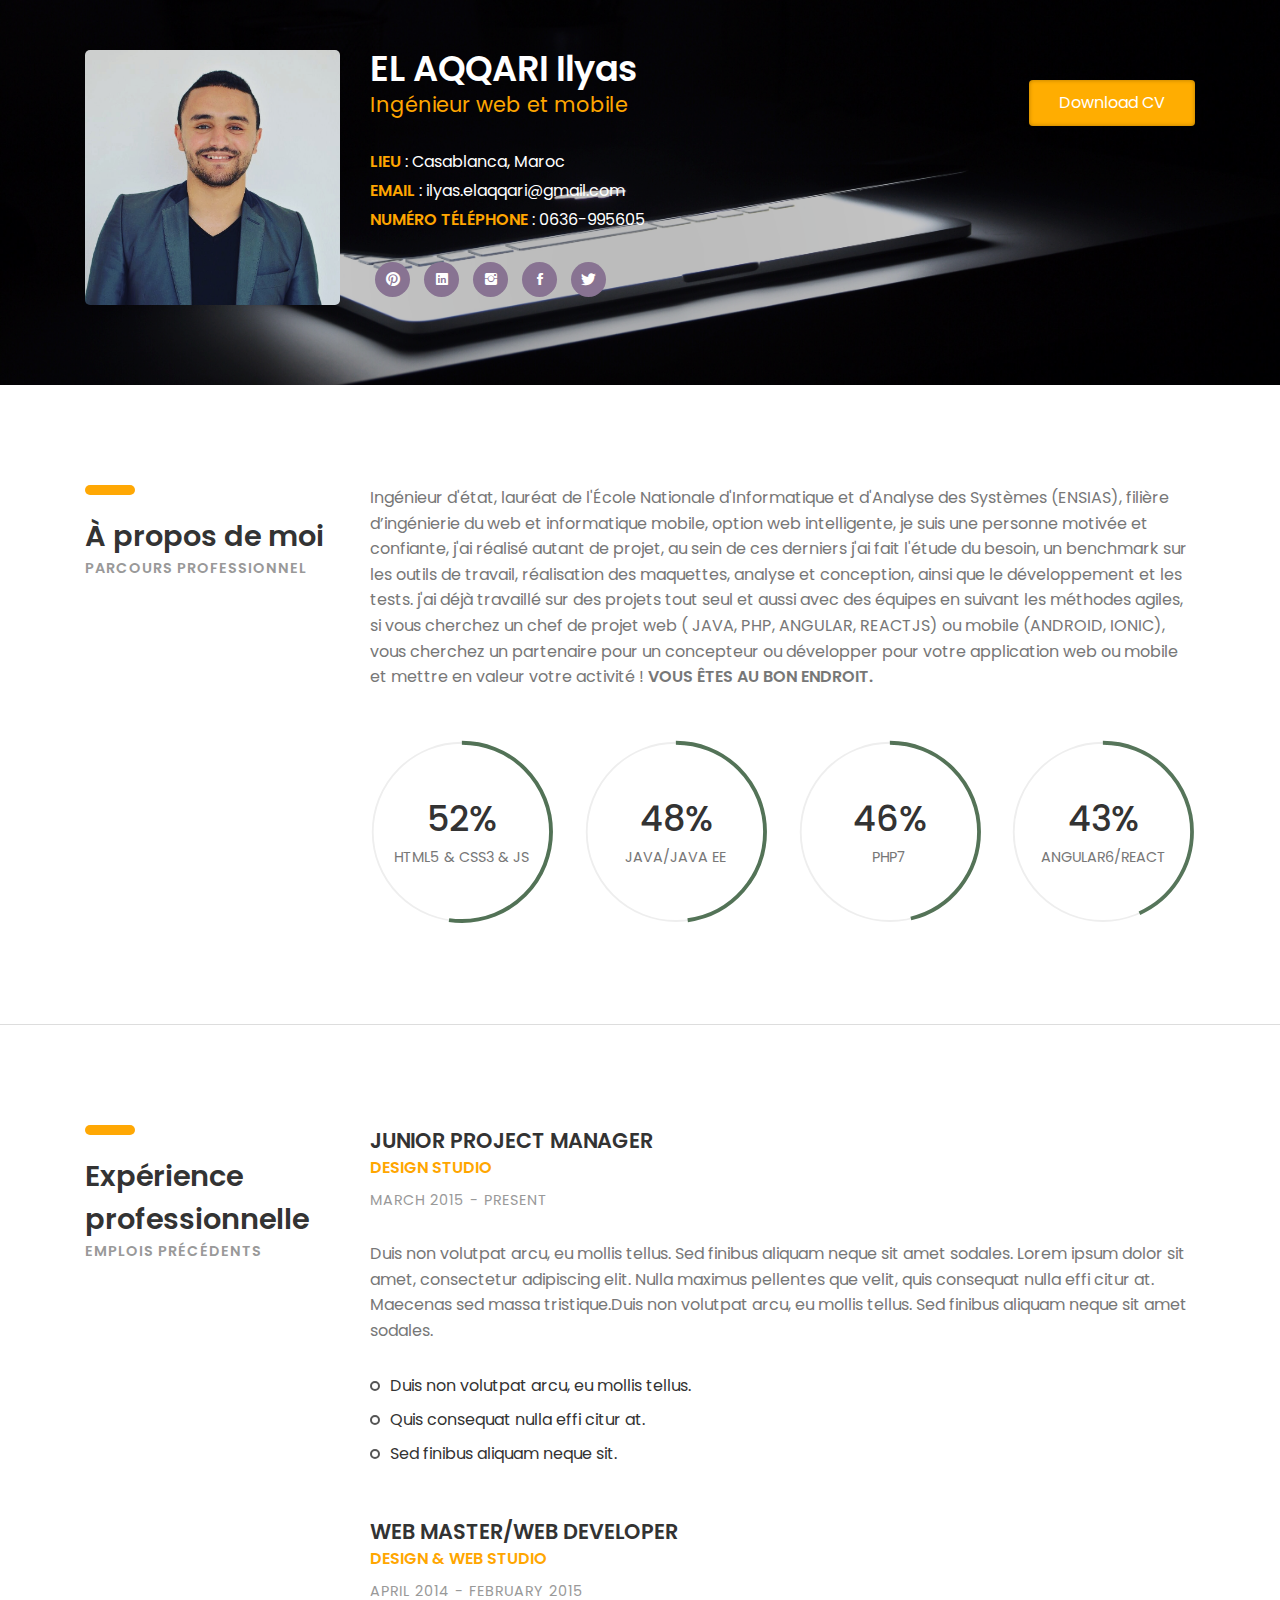
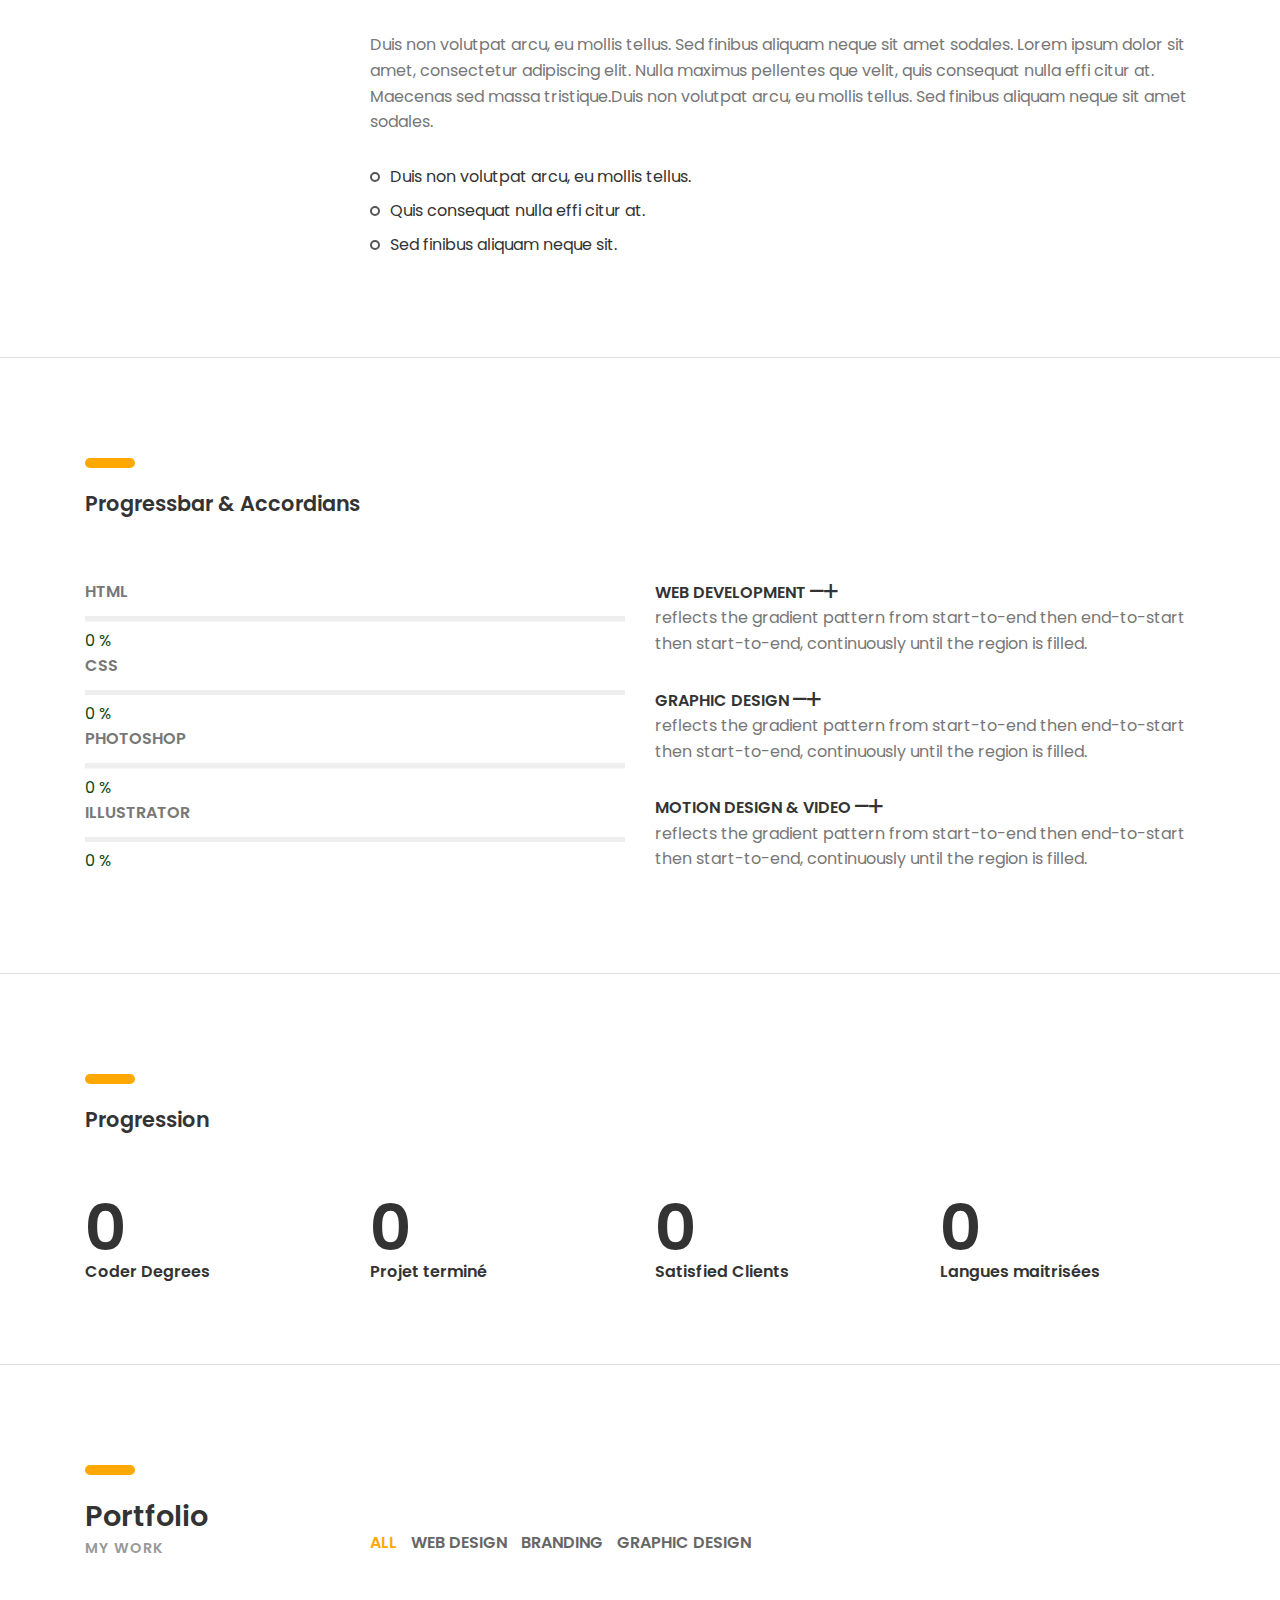
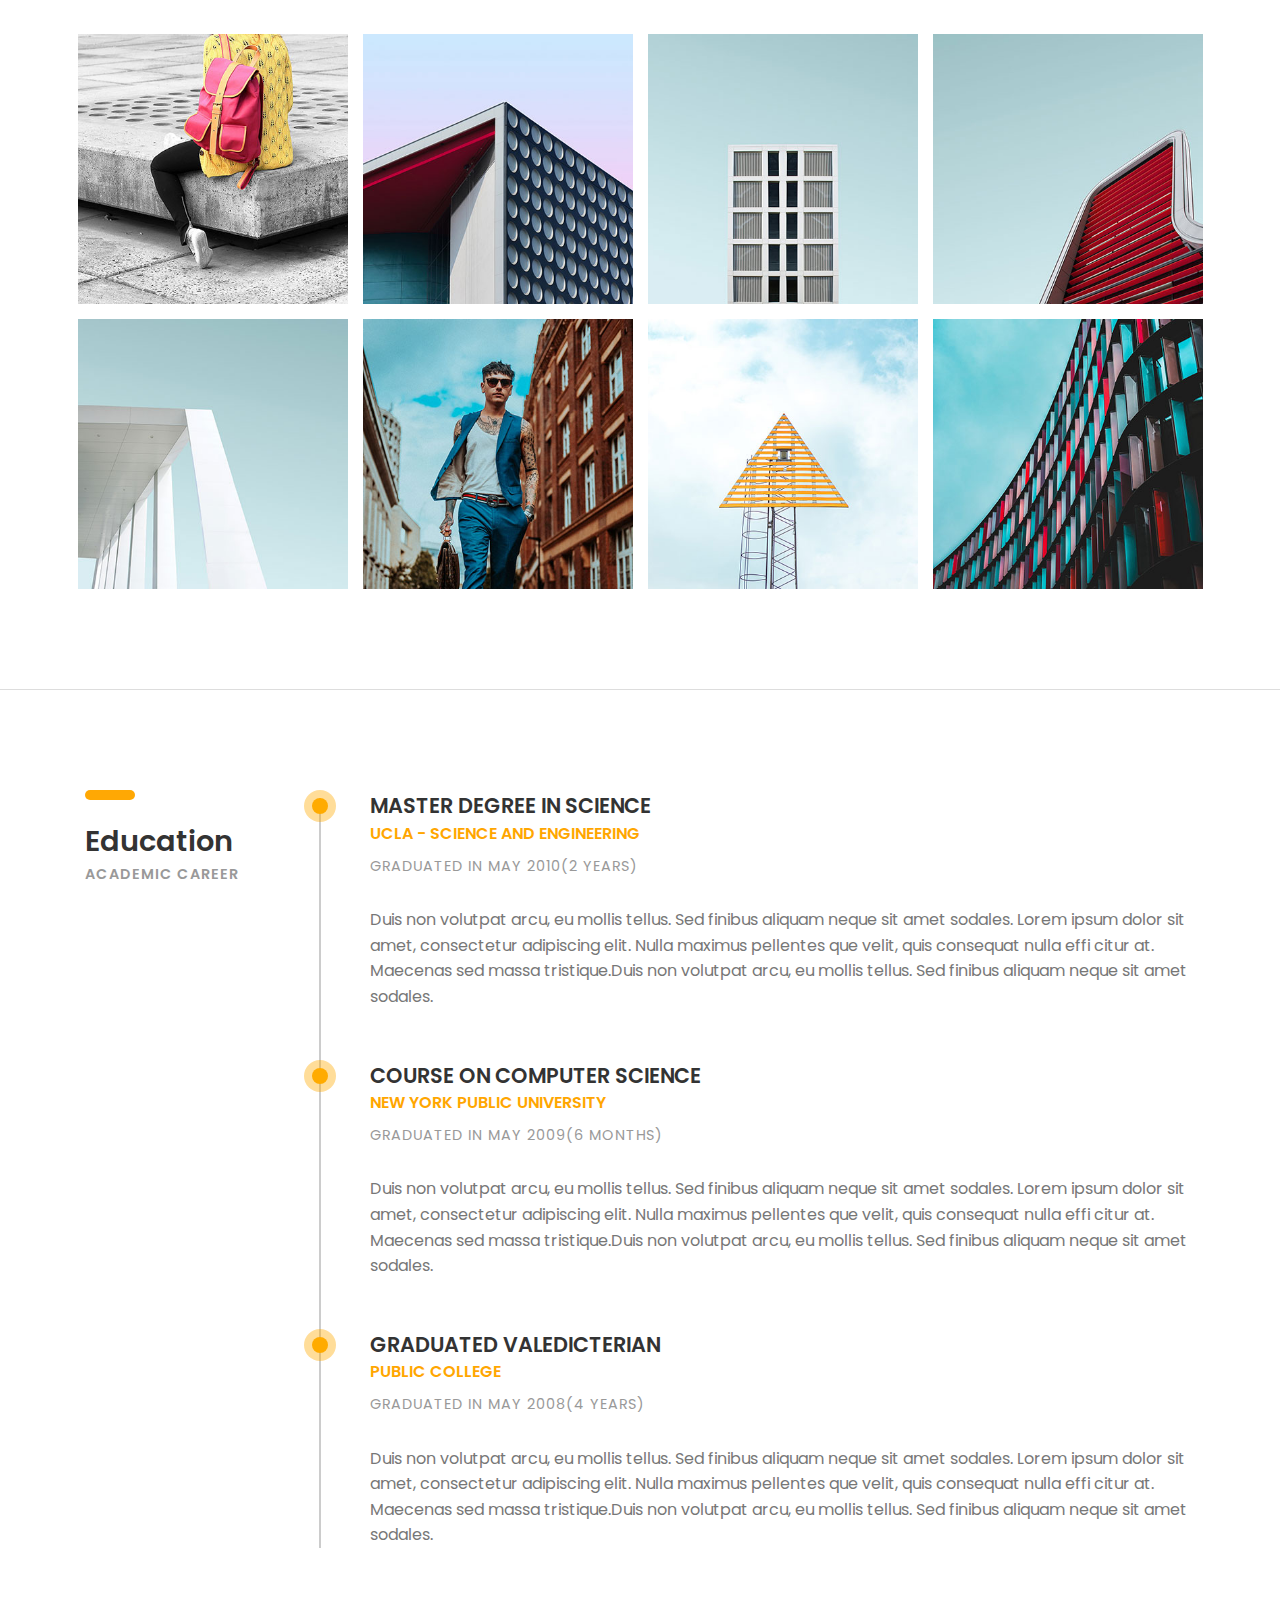
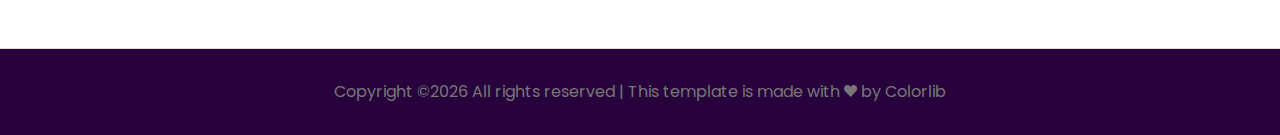
<file: portfolio.html>
<!DOCTYPE HTML>
<html lang="en">
<head>
	<title>EL AQQARI ILYAS | Ingénieur informatique</title>
	<link rel="shortcut icon" href="images/Developer.png" type="image/png">
	<meta http-equiv="X-UA-Compatible" content="IE=edge">
    <meta name="viewport" content="width=device-width, initial-scale=1">
	<meta charset="UTF-8">
	
	
	<!-- Font -->
	
	<link href="https://fonts.googleapis.com/css?family=Poppins:400,500,600,700%7CAllura" rel="stylesheet">
	
	<!-- Stylesheets -->
	
	<link href="common-css/bootstrap.css" rel="stylesheet">
	
	<link href="common-css/ionicons.css" rel="stylesheet">
	
	<link href="common-css/fluidbox.min.css" rel="stylesheet">
	
	<link href="02-cv-boxed/css/styles.css" rel="stylesheet">
	
	<link href="02-cv-boxed/css/responsive.css" rel="stylesheet">
	
</head>
<body>

	<section class="intro-section">
		
  		<div class="container">
		
		
			<div class="intro">
				<div class="row">
				
					<div class="col-sm-8 col-md-4 col-lg-3">
						<div class="profile-img margin-b-30"><img src="images/me.jpg" alt=""></div>
					</div><!-- col-sm-8 -->
					
					<div class="col-sm-10 col-md-5 col-lg-6">		
							<h2><b>EL AQQARI Ilyas</b></h2>
							<h4 class="font-yellow">Ingénieur web et mobile</h4>
							<ul class="information margin-tb-30">
								<li><b class="font-yellow">LIEU</b> : Casablanca, Maroc</li>
								<li><b class="font-yellow">EMAIL</b> : ilyas.elaqqari@gmail.com</li>
								<li><b class="font-yellow">NUMÉRO TÉLÉPHONE</b> : 0636-995605</li>
							</ul>
							<ul class="social-icons">
								<li><a href="#"><i class="ion-social-pinterest"></i></a></li>
								<li><a href="#"><i class="ion-social-linkedin"></i></a></li>
								<li><a href="#"><i class="ion-social-instagram"></i></a></li>
								<li><a href="#"><i class="ion-social-facebook"></i></a></li>
								<li><a href="#"><i class="ion-social-twitter"></i></a></li>
							</ul>
					</div><!-- col-sm-8 -->
					
					<div class="col-sm-10 col-md-3 col-lg-3">
						<a class="downlad-btn" href="#">Download CV</a>
					</div><!-- col-lg-2 -->
			
				</div><!-- row -->
			
			</div><!-- intro -->
		</div><!-- container -->


	</section><!-- intro-section -->
	
	
	<section class="about-section section">
		<div class="container">
			<div class="row">
				<div class="col-sm-12 col-md-3">
					<div class="heading">
						<h3><b>À propos de moi</b></h3>
						<h6 class="font-lite-black"><b>PARCOURS PROFESSIONNEL</b></h6>
					</div>
				</div><!-- col-sm-3 -->
				<div class="col-sm-12 col-md-9">

					<p class="margin-b-50">Ingénieur d'état, lauréat de l'École Nationale d'Informatique et d'Analyse des Systèmes (ENSIAS), filière d’ingénierie du web et informatique mobile, option web intelligente, je suis une personne motivée et confiante, j'ai réalisé autant de projet, au sein de ces derniers j'ai fait l'étude du besoin, un benchmark sur les outils de travail, réalisation des maquettes, analyse et conception, ainsi que le développement et les tests. j'ai déjà travaillé sur des projets tout seul et aussi avec des équipes en suivant les méthodes agiles, si vous cherchez un chef de projet web ( JAVA, PHP, ANGULAR, REACTJS) ou mobile (ANDROID, IONIC), vous cherchez un partenaire pour un concepteur ou développer pour votre application web ou mobile et mettre en valeur votre activité ! <b>VOUS ÊTES AU BON ENDROIT.</b> </p>
					
					<div class="row">
						<div class="col-sm-6 col-md-6 col-lg-3">
							<div class="radial-prog-area margin-b-30">
								<div class="radial-progress" data-prog-percent=".94">
									<div></div>
									<h6 class="progress-title">HTML5 & CSS3 & JS</h6>
								</div>
							</div><!-- radial-prog-area-->
						</div><!-- col-sm-6-->
					
						<div class="col-sm-6 col-md-6 col-lg-3">
							<div class="radial-prog-area margin-b-30">
								<div class="radial-progress" data-prog-percent=".86">
									<div></div>
									<h6 class="progress-title">JAVA/JAVA EE</h6>
								</div>
							</div><!-- radial-prog-area-->
						</div><!-- col-sm-6-->
						
						<div class="col-sm-6 col-md-6 col-lg-3">
							<div class="radial-prog-area margin-b-30">
								<div class="radial-progress" data-prog-percent=".83">
									<div></div>
									<h6 class="progress-title">PHP7</h6>
								</div>
							</div><!-- radial-prog-area-->
						</div><!-- col-sm-6-->
						
						<div class="col-sm-6 col-md-6 col-lg-3">
							<div class="radial-prog-area margin-b-50">
								<div class="radial-progress" data-prog-percent=".78">
									<div></div>
									<h6 class="progress-title">ANGULAR6/REACT</h6>
								</div>
							</div><!-- radial-prog-area-->
						</div><!-- col-sm-6-->
					
					</div><!-- row -->
				</div><!-- col-sm-9 -->
			</div><!-- row -->
		</div><!-- container -->
	</section><!-- about-section -->
	
	<section class="experience-section section">
		<div class="container">
			<div class="row">
				<div class="col-sm-12 col-md-3">
					<div class="heading">
						<h3><b>Expérience professionnelle</b></h3>
						<h6 class="font-lite-black"><b>EMPLOIS PRÉCÉDENTS</b></h6>
					</div>
				</div><!-- col-sm-3 -->
				
				<div class="col-sm-12 col-md-9">
					<div class="experience margin-b-50">
						<h4><b>JUNIOR PROJECT MANAGER</b></h4>
						<h5 class="font-yellow"><b>DESIGN STUDIO</b></h5>
						<h6 class="font-lite-black margin-t-10">MARCH 2015 - PRESENT</h6>
						<p class="margin-tb-30">Duis non volutpat arcu, eu mollis tellus. Sed finibus aliquam neque sit amet sodales. 
							Lorem ipsum dolor sit amet, consectetur adipiscing elit. Nulla maximus pellentes que velit, 
							quis consequat nulla effi citur at. Maecenas sed massa tristique.Duis non volutpat arcu, 
							eu mollis tellus. Sed finibus aliquam neque sit amet sodales. </p>
						<ul class="list margin-b-30">
							<li>Duis non volutpat arcu, eu mollis tellus.</li>
							<li>Quis consequat nulla effi citur at.</li>
							<li>Sed finibus aliquam neque sit.</li>
						</ul>
					</div><!-- experience -->
					
					<div class="experience margin-b-50">
						<h4><b>WEB MASTER/WEB DEVELOPER</b></h4>
						<h5 class="font-yellow"><b>DESIGN & WEB STUDIO</b></h5>
						<h6 class="font-lite-black margin-t-10">APRIL 2014 - FEBRUARY 2015</h6>
						<p class="margin-tb-30">Duis non volutpat arcu, eu mollis tellus. Sed finibus aliquam neque sit amet sodales. 
							Lorem ipsum dolor sit amet, consectetur adipiscing elit. Nulla maximus pellentes que velit, 
							quis consequat nulla effi citur at. Maecenas sed massa tristique.Duis non volutpat arcu, 
							eu mollis tellus. Sed finibus aliquam neque sit amet sodales. </p>
						<ul class="list">
							<li>Duis non volutpat arcu, eu mollis tellus.</li>
							<li>Quis consequat nulla effi citur at.</li>
							<li>Sed finibus aliquam neque sit.</li>
						</ul>
					</div><!-- experience -->
					
				</div><!-- col-sm-9 -->
			</div><!-- row -->
		</div><!-- container -->
	</section><!-- experience-section -->
	<section class="accordian-section section">
		<div class="container">
		
			<div class="row">
				<div class="col-sm-12">
					<div class="heading">
						<h4><b>Progressbar & Accordians</b></h4>
					</div>
				</div><!-- col-sm-12 -->
				
				<div class="col-md-12 col-lg-6">
				
					<div class="line-progress margin-b-20" data-prog-percent=".89"><div></div>
						<p class="progress-title"><b>HTML</b></p></div>
					
					<div class="line-progress margin-b-20" data-prog-percent=".91"><div></div>
						<p class="progress-title"><b>CSS</b></p></div>

					<div class="line-progress margin-b-20" data-prog-percent=".97"><div></div>
						<p class="progress-title"><b>PHOTOSHOP</b></p></div>
					
					<div class="line-progress margin-b-50" data-prog-percent=".85"><div></div>
						<p class="progress-title"><b>ILLUSTRATOR</b></p></div>

				</div><!-- col-sm-6 -->
				
				<div class="col-md-12 col-lg-6">
					<div class="panel margin-b-30">
						<div class="panel-area margin-b-30">
							<h5 class="panel-title active"><b>WEB DEVELOPMENT</b>
								<i class="icon minus ion-minus"></i><i class="icon plus ion-plus"></i></h5>
							<p class="panel-desc">reflects the gradient pattern from start-to-end then end-to-start then start-to-end, 
								continuously until the region is filled.</p>
						</div><!-- panel-area -->
						
						<div class="panel-area margin-b-30">
							<h5 class="panel-title"><b>GRAPHIC DESIGN</b>
								<i class="icon minus ion-minus"></i><i class="icon plus ion-plus"></i></h5>
							<p class="panel-desc">reflects the gradient pattern from start-to-end then end-to-start then start-to-end, 
								continuously until the region is filled.</p>
						</div><!-- panel-area -->
						
						<div class="panel-area margin-b-30">
							<h5 class="panel-title"><b>MOTION DESIGN & VIDEO</b>
								<i class="icon minus ion-minus"></i><i class="icon plus ion-plus"></i></h5>
							<p class="panel-desc">reflects the gradient pattern from start-to-end then end-to-start then start-to-end, 
								continuously until the region is filled.</p>
						</div><!-- panel-area -->
					</div><!-- panel -->
				</div><!-- col-sm-6-->
				
			</div><!-- row -->
		</div><!-- container -->
	</section><!-- accordian-section -->
	<section class="progression-section section" id="counter">
		<div class="container">
			<div class="row">
				<div class="col-sm-12">
					<div class="heading">
						<h4><b>Progression</b></h4>
					</div>
				</div><!-- col-sm-12 -->
				<div class="col-sm-6 col-md-6 col-lg-3">
					<div class="counter margin-b-30">
						<h1 class="title"><b><span class="counter-value" data-duration="400" data-count="3">0</span></b></h1>
						<h5 class="desc"><b>Coder Degrees</b></h5>
					</div><!-- counter -->
				</div><!-- col-md-3-->
				
				<div class="col-sm-6 col-md-6 col-lg-3">
					<div class="counter margin-b-30">
						<h1 class="title"><b><span class="counter-value" data-duration="1400" data-count="13">0</span></b></h1>
						<h5 class="desc"><b>Projet terminé</b></h5>
					</div><!-- counter -->
				</div><!-- col-md-3-->
				
				<div class="col-sm-6 col-md-6 col-lg-3">
					<div class="counter margin-b-30">
						<h1 class="title"><b><span class="counter-value" data-duration="700" data-count="311">0</span></b></h1>
						<h5 class="desc"><b>Satisfied Clients</b></h5>
					</div><!-- counter -->
				</div><!-- col-md-3-->
				
				<div class="col-sm-6 col-md-6 col-lg-3">
					<div class="counter margin-b-30">
						<h1 class="title"><b><span class="counter-value" data-duration="2000" data-count="4">0</span></b></h1>
						<h5 class="desc"><b>Langues maitrisées</b></h5>
					</div><!-- margin-b-30 -->
				</div><!-- col-md-3-->
				
			</div><!-- row -->
		</div><!-- container -->
	</section><!-- progression-section -->
	<section class="portfolio-section section">
		<div class="container">
			<div class="row">
				<div class="col-sm-12 col-md-3">
					<div class="heading">
						<h3><b>Portfolio</b></h3>
						<h6 class="font-lite-black"><b>MY WORK</b></h6>
					</div>
				</div><!-- col-sm-3 -->
				
				<div class="col-sm-12 col-md-9">
					<div class="portfolioFilter clearfix margin-b-80">
						<a href="#" data-filter="*" class="current"><b>ALL</b></a>
						<a href="#" data-filter=".web-design"><b>WEB DESIGN</b></a>
						<a href="#" data-filter=".branding"><b>BRANDING</b></a>
						<a href="#" data-filter=".graphic-design"><b>GRAPHIC DESIGN</b></a>
					</div><!-- portfolioFilter -->
				</div><!-- col-sm-8 -->
			</div><!-- row -->
			
			<div class="portfolioContainer  margin-b-50">
				
				<div class="p-item web-design">
					<a href="images/portfolio-13-400x400.jpg" data-fluidbox>
						<img src="images/portfolio-13-400x400.jpg" alt=""></a>
				</div><!-- p-item -->
				
				<div class="p-item branding graphic-design">
					<a href="images/portfolio-14-400x400.jpg" data-fluidbox>
						<img src="images/portfolio-14-400x400.jpg" alt=""></a>
				</div><!-- p-item -->
				
				<div class="p-item web-design">
					<a href="images/portfolio-15-400x400.jpg" data-fluidbox>
						<img src="images/portfolio-15-400x400.jpg" alt=""></a>
				</div><!-- p-item -->
				
				<div class="p-item graphic-design">
					<a class="img" href="images/portfolio-16-400x400.jpg" data-fluidbox>
						<img src="images/portfolio-16-400x400.jpg" alt=""></a>
				</div><!-- p-item -->
				
				<div class="p-item branding graphic-design">
					<a href="images/portfolio-17-400x400.jpg" data-fluidbox>
						<img src="images/portfolio-17-400x400.jpg" alt=""></a>
				</div><!-- p-item -->
				
				<div class="p-item graphic-design web-design">
					<a href="images/portfolio-18-400x400.jpg" data-fluidbox>
						<img src="images/portfolio-18-400x400.jpg" alt=""></a>
				</div><!-- p-item -->
				
				<div class="p-item  graphic-design branding">
					<a href="images/portfolio-19-400x400.jpg" data-fluidbox>
						<img src="images/portfolio-19-400x400.jpg" alt=""></a>
				</div><!-- p-item -->
					
				<div class="p-item web-design branding">
					<a href="images/portfolio-20-400x400.jpg" data-fluidbox>
						<img src="images/portfolio-20-400x400.jpg" alt=""></a>
				</div><!-- p-item -->
			
			</div><!-- portfolioContainer -->
		</div><!-- container -->
	</section><!-- portfolio-section -->
	
	
	<section class="education-section section">
		<div class="container">
			<div class="row">
				<div class="col-sm-12 col-md-3">
					<div class="heading">
						<h3><b>Education</b></h3>
						<h6 class="font-lite-black"><b>ACADEMIC CAREER</b></h6>
					</div>
				</div><!-- col-sm-3 -->
				
				<div class="col-sm-12 col-md-9">
				
					<div class="education-wrapper">
						<div class="education margin-b-50">
							<h4><b>MASTER DEGREE IN SCIENCE</b></h4>
							<h5 class="font-yellow"><b>UCLA - SCIENCE AND ENGINEERING</b></h5>
							<h6 class="font-lite-black margin-t-10">GRADUATED IN MAY 2010(2 YEARS)</h6>
							<p class="margin-tb-30">Duis non volutpat arcu, eu mollis tellus. Sed finibus aliquam neque sit amet sodales. 
							Lorem ipsum dolor sit amet, consectetur adipiscing elit. Nulla maximus pellentes que velit, 
							quis consequat nulla effi citur at. Maecenas sed massa tristique.Duis non volutpat arcu, 
							eu mollis tellus. Sed finibus aliquam neque sit amet sodales. </p>
						</div><!-- education -->
						
						<div class="education margin-b-50">
							<h4><b>COURSE ON COMPUTER SCIENCE</b></h4>
							<h5 class="font-yellow"><b>NEW YORK PUBLIC UNIVERSITY</b></h5>
							<h6 class="font-lite-black margin-t-10">GRADUATED IN MAY 2009(6 MONTHS)</h6>
							<p class="margin-tb-30">Duis non volutpat arcu, eu mollis tellus. Sed finibus aliquam neque sit amet sodales. 
							Lorem ipsum dolor sit amet, consectetur adipiscing elit. Nulla maximus pellentes que velit, 
							quis consequat nulla effi citur at. Maecenas sed massa tristique.Duis non volutpat arcu, 
							eu mollis tellus. Sed finibus aliquam neque sit amet sodales. </p>
						</div><!-- education -->
						
						<div class="education margin-b-50">
							<h4><b>GRADUATED VALEDICTERIAN</b></h4>
							<h5 class="font-yellow"><b>PUBLIC COLLEGE</b></h5>
							<h6 class="font-lite-black margin-t-10">GRADUATED IN MAY 2008(4 YEARS)</h6>
							<p class="margin-tb-30">Duis non volutpat arcu, eu mollis tellus. Sed finibus aliquam neque sit amet sodales. 
							Lorem ipsum dolor sit amet, consectetur adipiscing elit. Nulla maximus pellentes que velit, 
							quis consequat nulla effi citur at. Maecenas sed massa tristique.Duis non volutpat arcu, 
							eu mollis tellus. Sed finibus aliquam neque sit amet sodales. </p>
						</div><!-- education -->
					</div><!-- education-wrapper -->
				</div><!-- col-sm-9 -->
			</div><!-- row -->
		</div><!-- container -->
		
	</section><!-- education-section -->
	
	<footer>
		<p class="copyright">
			<!-- Link back to Colorlib can't be removed. Template is licensed under CC BY 3.0. -->
Copyright &copy;<script>document.write(new Date().getFullYear());</script> All rights reserved | This template is made with <i class="ion-heart" aria-hidden="true"></i> by <a href="https://colorlib.com" target="_blank">Colorlib</a>
<!-- Link back to Colorlib can't be removed. Template is licensed under CC BY 3.0. -->
		</p>
	</footer>
	
	<!-- SCIPTS -->
	
	<script src="common-js/jquery-3.2.1.min.js"></script>
	
	<script src="common-js/tether.min.js"></script>
	
	<script src="common-js/bootstrap.js"></script>
	
	<script src="common-js/isotope.pkgd.min.js"></script>
	
	<script src="common-js/jquery.waypoints.min.js"></script>
	
	<script src="common-js/progressbar.min.js"></script>
	
	<script src="common-js/jquery.fluidbox.min.js"></script>
	
	<script src="common-js/scripts.js"></script>
	
</body>
</html>
</file>
<file: 02-cv-boxed/css/styles.css>
/*
====================================================

* 	[Master Stylesheet]
	
	Theme Name :  
	Version    :  
	Author     :  
	Author URI :  

====================================================

	TOC
	
	1. PRIMARY STYLES
	2. COMMONS FOR PAGE DESIGN
	3. INTRO SECTION
		HEADER 
		INTRO 
	4. ABOUT SECTION
	5. EXPERIENCE SECTION
	6. PORFOLIO SECTION
	7. EDUCATION SECTION
	8. FOOTER

====================================================


/* ---------------------------------
1. PRIMARY STYLES
--------------------------------- */

html{ font-size: 100%; height: 100%; overflow-x: hidden; margin: 0px;  padding: 0px; touch-action: manipulation; }


body{ font-size: 16px; font-family: 'Poppins', serif; width: 100%; height: 100%; margin: 0; font-weight: 400;
	-webkit-font-smoothing: antialiased; -moz-osx-font-smoothing: grayscale; word-wrap: break-word; 
	color: #333; }

h1, h2, h3, h4, h5, h6, p, a, ul, span, li, img, inpot, button{ margin: 0; padding: 0; }

h1,h2,h3,h4,h5,h6{ line-height: 1.5; font-weight: inherit; }

h1,h2,h3{ font-family: 'Poppins', cursive; }

p{ line-height: 1.6; font-size: 1em; font-weight: 400; color: #777; }

h1{ font-size: 4em; line-height: 1; }
h2{ font-size: 2.2em; line-height: 1.1; }
h3{ font-size: 1.8em; }
h4{ font-size: 1.3em; }
h5{ font-size: 1em; }
h6{ font-size: .9em; letter-spacing: 1px; }

a, button{ display: inline-block; text-decoration: none; color: inherit; line-height: 1; 
	-webkit-transition: all .25s ease-in-out; transition: all .25s ease-in-out; }

a:focus, a:active, a:hover,
button:focus, button:active, button:hover,
a b.light-color:hover{ text-decoration: none; color: #FFA804; }

b{ font-weight: 600; }

img{ width: 100%; }

li{ list-style: none; display: inline-block; }

span{ display: inline-block; }

button{ outline: 0; border: 0; background: none; cursor: pointer; }

.icon{ font-size: 1.1em; display: inline-block; line-height: inherit; }

[class^="icon-"]:before, [class*=" icon-"]:before{ line-height: inherit; }

b.max-bold{ font-weight: 700; }



/* ---------------------------------
2. COMMONS FOR PAGE DESIGN
--------------------------------- */

.section{ padding: 100px 0 50px; border-bottom: 1px solid #ddd; }

.section .heading{ margin-bottom: 60px; }

.section .heading:before{ content:''; height: 10px; width: 50px; border-radius: 5px;
	margin-bottom: 20px; display: block; background: #FFA804; }
	
.margin-t-10{ margin-top: 10px; }

.margin-b-30{ margin-bottom: 30px; }
.margin-b-50{ margin-bottom: 50px; }

.margin-tb-30{ margin-top: 30px; margin-bottom: 30px; }

.font-yellow{ color: #FFA600; }

.font-green{ color: #0d4714; }

.font-semi-white{ color: #ddd; }

.font-lite-black{ color: #999; }



/* ---------------------------------
3. INTRO SECTION
--------------------------------- */
/*
.intro-section{ padding: 50px 0; position: relative; background-size: cover; 
	z-index: 1;background-image: url(../../images/slider-3-1920x1080.jpg); }
*/

.intro-section{ padding: 50px 0; position: relative; background-size: cover; 
	z-index: 1;background-image: url(../../images/mac.jpg); background-position: center 50%; }

.intro-section:before{ content:''; z-index: -1; position: absolute; top: 0; bottom: 0; left: 0; 
	right: 0; background: rgba(0,0,0, .2); }

	
/* HEADER */

.intro-section .heading-wrapper{ border-radius: 5px; padding: 30px 40px 20px; margin-bottom: 50px;
	background: #FFAD01; color: #fff; }

.intro-section .info{ margin-bottom: 10px; }

.intro-section .info .icon{ float: left; font-size: 30px; }

.intro-section .info .right-area{ margin-left: 45px; }


/* INTRO */

.intro{ color: #fff; }

.intro .profile-img{ max-width: 400px; border-radius: 5px; overflow: hidden; }

.intro .information > li{ display: block; margin: 5px 0; }

.intro .social-icons > li > a{ height: 35px; line-height: 35px; width: 35px; border-radius: 20px; 
	overflow: hidden; z-index: 1; position: relative; margin: 0 5px 5px; text-align: center;
	background: #887392; color: #fff; }

.intro .social-icons > li > a:after{ content: ''; position: absolute; bottom: 0; left: 0; right: 0;
	top: 0; z-index: -1; border-radius: 20px; background: #FFA804; 
	-webkit-transition: all .2s ease; transition: all .2s ease;
	-webkit-transform: scale(0); transform: scale(0); }

.intro .social-icons > li > a:hover:after{ -webkit-transform: scale(1); transform: scale(1); }


.intro .downlad-btn{ padding: 15px 30px; border-radius: 4px; float: right; margin-top: 30px;
	box-shadow: inset 0 0px 4px rgba(0,0,0,.3); background: #FFAD01; color: #fff; 
	-webkit-transition: all .2s ease; transition: all .2s ease; }

.intro .downlad-btn:hover{ -webkit-transform: translateY(-4px); transform: translateY(-4px); }



/* ---------------------------------
4. ABOUT SECTION
--------------------------------- */

.radial-progress{ position: relative; max-width: 200px; margin: 0 auto; }

.radial-progress .progressbar-text{ font-size: 2.2em; font-weight: 500; 
	padding-bottom: 25px!important; color: #333!important; }

.radial-progress .progressbar-text:after{ content:'%'; }

.radial-progress .progress-title{ position: absolute; top: 50%; left: 50%; width: 100%;
	letter-spacing: 0; text-align: center; transform: translate(-50%, 15px); color: #777; }

	

/* ---------------------------------
5. EXPERIENCE SECTION
--------------------------------- */

.experience .list > li{ display: block; position: relative; margin-bottom: 10px; padding-left: 20px; }

.experience .list > li:before{ content: ''; position: absolute; top: 50%; left: 0; height: 10px; 
	width: 10px; margin-top: -5px; display: block; border-radius: 10px; border: 2px solid #555; }

	

/* ---------------------------------
6. PORFOLIO SECTION
--------------------------------- */

.portfolio-section{ position: relative; }

.portfolio-section .portfolioFilter{ margin-top: 60px; color: #666; }

.portfolio-section .portfolioFilter a{ margin: 10px 10px 0 0; }

.portfolio-section .portfolioFilter a.current{ color: #FFA804; }

.portfolio-section .portfolioContainer{ margin-left: -15px; margin-right: -15px; }

.portfolio-section .p-item{ width: 25%; padding: 0 7.5px 0px; margin-top: 15px; }

.portfolio-section .p-item a{ display: inline-block; position: relative; }


	
/* ---------------------------------
7. EDUCATION SECTION
--------------------------------- */

.education-wrapper{ position: relative; }

.education-wrapper:after{ content:''; position: absolute; top: 8px; bottom: 0; left: -51px;
	width: 2px; background: #ccc; }

.education-wrapper .education{ position: relative; }

.education-wrapper .education:after{ content:''; position: absolute; top: 8px; left: -58px; width: 16px; 
	height: 16px; border-radius: 10px; z-index: 1;
	box-shadow: 0 0 0 8px rgba(255,171,0, .4); background: #FFAB00; }
	
	
	
/* ---------------------------------
8. FOOTER
--------------------------------- */

.copyright{ text-align: center; padding: 30px 0; background: #28023D; }
</file>
<file: 02-cv-boxed/css/responsive.css>
/* Screens Resolution : 992px
-------------------------------------------------------------------------- */
@media only screen and (max-width: 1200px) {
	
}

/* Screens Resolution : 992px
-------------------------------------------------------------------------- */
@media only screen and (max-width: 992px) {

	


	
	/* ---------------------------------
	7. EDUCATION SECTION
	--------------------------------- */
	
	.education-wrapper:after,
	.education-wrapper .education:after{ display: none; }
}

/* Screens Resolution : 767px
-------------------------------------------------------------------------- */
@media only screen and (max-width: 767px) {
	
	/* ---------------------------------
	1. PRIMARY STYLES
	--------------------------------- */

	p{ line-height: 1.4; }

	h1{ font-size: 3em; }
	h2{ font-size: 2em; }
	h3{ font-size: 1.8em; }


	
	/* ---------------------------------
	2. COMMONS FOR PAGE DESIGN
	--------------------------------- */

	.section{ padding: 50px 0 0px; }

	.section .heading{ margin-bottom: 30px; }

	
	/* ---------------------------------
	3. INTRO SECTION
	--------------------------------- */

	/* INTRO */

	.intro .downlad-btn{ float: none; }
	
		/* ---------------------------------
	6. PORFOLIO SECTION
	--------------------------------- */
	
	.portfolio-section .portfolioFilter{ margin-top: 0px; margin-bottom: 20px; }
	
	.portfolio-section .p-item{ width: 50%; }
	
}

/* Screens Resolution : 575px
-------------------------------------------------------------------------- */
@media only screen and (max-width: 575px) {
	
	/* ---------------------------------
	1. PRIMARY STYLES
	--------------------------------- */

	body{ font-size: 14px;  }
	
	/* ---------------------------------
	6. PORFOLIO SECTION
	--------------------------------- */

	.portfolio-section .p-item{ width: 100%; }
	
}

/* Screens Resolution : 479px
-------------------------------------------------------------------------- */
@media only screen and (max-width: 479px) {


}

/* Screens Resolution : 359px
-------------------------------------------------------------------------- */
@media only screen and (max-width: 359px) {
	
	

}

/* Screens Resolution : 290px
-------------------------------------------------------------------------- */
@media only screen and (max-width: 290px) {

	
}

/* Screens Resolution : 290px
-------------------------------------------------------------------------- */
@media only screen and (max-width: 260px) {

	
}
</file>
<file: common-css/fluidbox.min.css>
@-webkit-keyframes a{0%{-webkit-transform:translate(-50%,-50%) rotateX(0) rotateY(0);transform:translate(-50%,-50%) rotateX(0) rotateY(0)}50%{-webkit-transform:translate(-50%,-50%) rotateX(-180deg) rotateY(0);transform:translate(-50%,-50%) rotateX(-180deg) rotateY(0)}to{-webkit-transform:translate(-50%,-50%) rotateX(-180deg) rotateY(-180deg);transform:translate(-50%,-50%) rotateX(-180deg) rotateY(-180deg)}}@keyframes a{0%{-webkit-transform:translate(-50%,-50%) rotateX(0) rotateY(0);transform:translate(-50%,-50%) rotateX(0) rotateY(0)}50%{-webkit-transform:translate(-50%,-50%) rotateX(-180deg) rotateY(0);transform:translate(-50%,-50%) rotateX(-180deg) rotateY(0)}to{-webkit-transform:translate(-50%,-50%) rotateX(-180deg) rotateY(-180deg);transform:translate(-50%,-50%) rotateX(-180deg) rotateY(-180deg)}}.fluidbox{outline:none}.fluidbox__overlay{background-color:hsla(0,0%,100%,.85);cursor:pointer;cursor:zoom-out;opacity:0;pointer-events:none;position:fixed;top:-100%;left:0;bottom:-100%;right:0;-webkit-transition:all .5s ease-in-out;transition:all .5s ease-in-out}.fluidbox--opened .fluidbox__overlay{pointer-events:auto}.fluidbox__wrap{background-position:center center;background-size:cover;margin:0 auto;position:relative;-webkit-transition:all .5s ease-in-out;transition:all .5s ease-in-out}.fluidbox--closed .fluidbox__thumb,.fluidbox__thumb{-webkit-transition:opacity 0s ease-in-out 0s;transition:opacity 0s ease-in-out 0s}.fluidbox__ghost{background-size:100% 100%;background-position:center center;background-repeat:no-repeat;position:absolute;-webkit-transition:opacity 0s 0s,-webkit-transform .5s 0s;transition:opacity 0s 0s,-webkit-transform .5s 0s;transition:opacity 0s 0s,transform .5s 0s;transition:opacity 0s 0s,transform .5s 0s,-webkit-transform .5s 0s}.fluidbox--opened .fluidbox__ghost{cursor:pointer;cursor:zoom-out}.fluidbox--closed .fluidbox__ghost{-webkit-transition:opacity 0s .5s,-webkit-transform .5s 0s;transition:opacity 0s .5s,-webkit-transform .5s 0s;transition:opacity 0s .5s,transform .5s 0s;transition:opacity 0s .5s,transform .5s 0s,-webkit-transform .5s 0s}.fluidbox__loader{opacity:0;-webkit-perspective:200px;perspective:200px;pointer-events:none;position:absolute;top:0;left:0;bottom:0;right:0}.fluidbox__loader:before{background-color:hsla(0,0%,100%,.85);content:'';-webkit-transform-style:preserve-3d;transform-style:preserve-3d;position:absolute;top:50%;left:50%;width:20%;padding-bottom:20%;-webkit-transform:translate(-50%,-50%);transform:translate(-50%,-50%);-webkit-transition-property:-webkit-transform;transition-property:-webkit-transform;transition-property:transform;transition-property:transform,-webkit-transform;-webkit-transition-duration:.5s;transition-duration:.5s;-webkit-transition-delay:0s;transition-delay:0s}.fluidbox--loading .fluidbox__loader{opacity:1;-webkit-transition:opacity .5s ease-in-out .5s;transition:opacity .5s ease-in-out .5s}.fluidbox--loading .fluidbox__loader:before{-webkit-animation:a 1s 0s infinite ease-in-out forwards;animation:a 1s 0s infinite ease-in-out forwards}
/*# sourceMappingURL=fluidbox.min.css.map */
</file>
